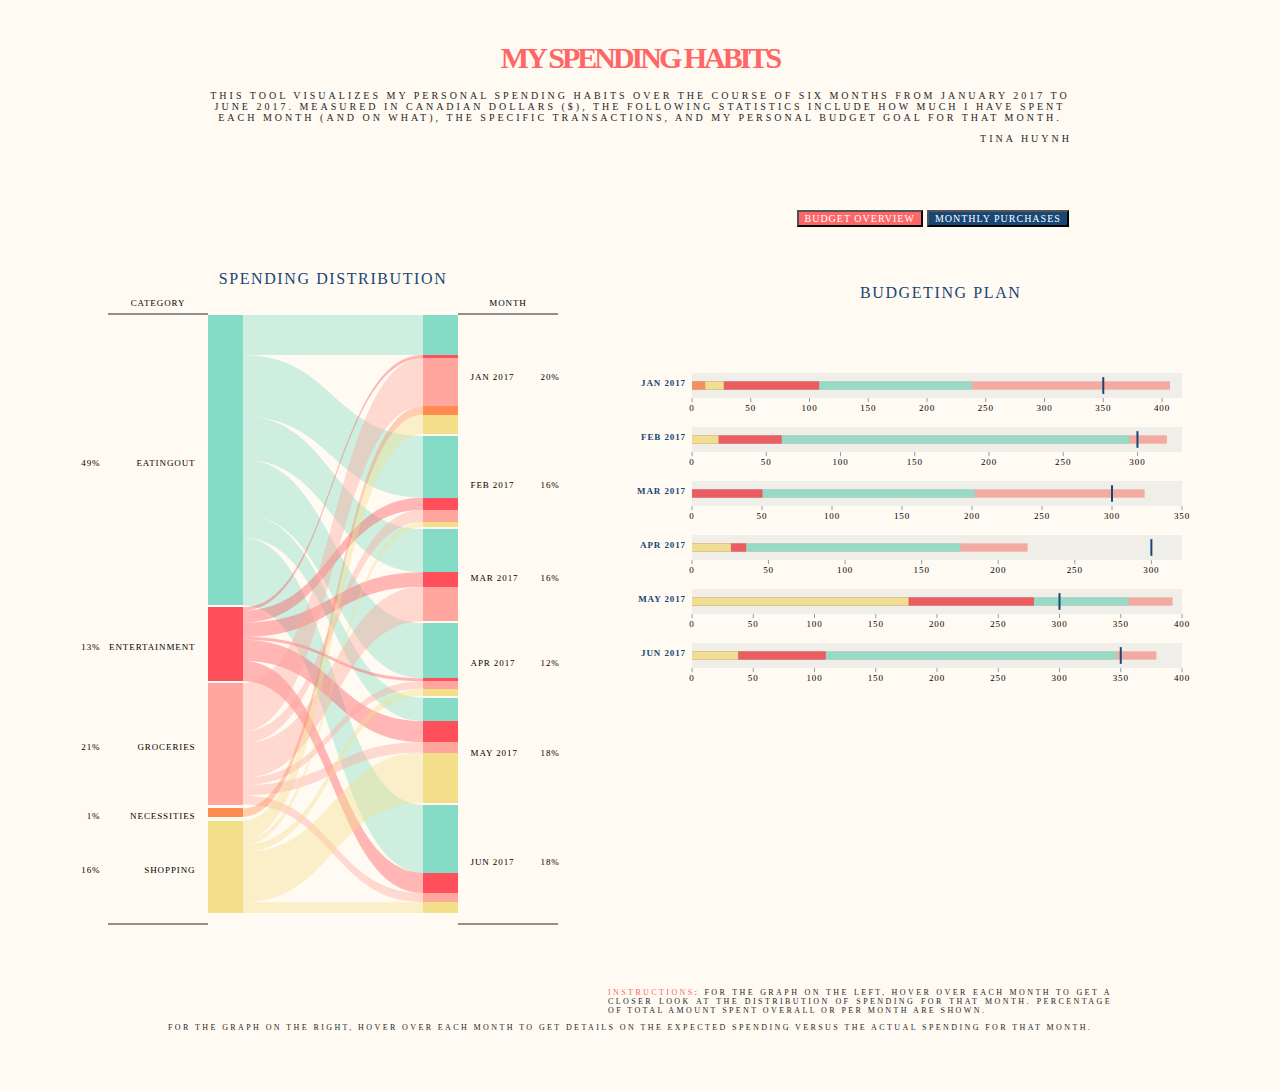
<file: index.html>
<!DOCTYPE html>

<!-- CPSC583 PROJECT 3
Tina Huynh
10131151
-->

<meta charset="utf-8">
<style>

h1{
font-family: Gill Sans, Verdana;
 font-size: 30px;
 line-height: 24px;
 text-transform: uppercase;
 letter-spacing: -3px;
 color: #ff6666;
}

h2{ 
 font-family: "Lucida Grande", Tahoma;
 font-size: 10px;
 font-weight: lighter;
 font-variant: normal;
 text-transform: uppercase;
 color: #262626;
 letter-spacing: 0.3em;
 padding-left: 20em;
 padding-right: 20em;
}

text{
 font-family: "Lucida Grande", Tahoma;
 font-size: 9px;
 font-weight: lighter;
 font-variant: normal;
 text-transform: uppercase;
 color: #262626;
 letter-spacing: 0.1em;
}
.mainBars rect{
  shape-rendering: auto;
  fill-opacity: 0;
  stroke-width: 0.5px;
  stroke: rgb(0, 0, 0);
  stroke-opacity: 0;
}
.subBars{
    shape-rendering:crispEdges;
}
.edges{
    stroke:none;
    fill-opacity:0.5;
}
.header{
    text-anchor:middle;
    font-size:16px;
}
line{
    stroke:#262626;
}
.node{
  cursor: pointer;
  fill: white;
  outline-color:black;
}

.node text {
font-family: "Lucida Grande", Tahoma;
 font-size: 9px;
 font-weight: lighter;
 font-variant: normal;
 text-transform: uppercase;
 fill: black;
 letter-spacing: 0.1em;
  pointer-events: none;
  text-anchor: middle;
}

line.link {
  fill: none;
  stroke: #262626;
  stroke-width: 0.5px;
}

ul li {
  display: inline-block;
}

#graph{
    float: right; position: relative; padding-right: 4em; margin-top: 2em;
}

button {
  right: 10px;
  top: 10px;
 font-family: "Lucida Grande", Tahoma;
 font-size: 10px;
 font-weight: lighter;
 font-variant: normal;
 text-transform: uppercase;
 color: white;
 background-color: #184675;
 letter-spacing: 0.1em;
}

.bullet { font: 10px sans-serif; }
.bullet .marker { stroke: #184675; stroke-width: 2px; }
.bullet .tick line { stroke: #184675; stroke-width: .5px; }
.bullet .range.s0 { fill: #efeee8; }
.bullet .range.s1 { fill: #d6fff2; }
.bullet .range.s2 { fill: ##ffa0a2; }
.bullet .range.s2 { fill: #ffc1a0; }
.bullet .range.s2 { fill: #fff3c1; }
.bullet .measure.s0 { fill: #f2aaa1; }
.bullet .measure.s1 { fill: #99dac7; }
.bullet .measure.s2 { fill: #eb5d60; }
.bullet .measure.s3 { fill: #efdf95; }
.bullet .measure.s4 { fill: #f0915e; }
.bullet .title { font-size: 9px; font-weight: bold; fill: #184675 }
.bullet .subtitle { fill: #999; }


#tooltip{
 font-family: "Lucida Grande", Tahoma;
 font-size: 12px;
 font-weight: lighter;
 font-variant: normal;
 text-transform: uppercase;
 color: #262626;
 letter-spacing: 0.1em;    
}

#tooltip2{
 font-family: "Lucida Grande", Tahoma;
 font-size: 12px;
 font-weight: lighter;
 font-variant: normal;
 text-transform: uppercase;
 color: white;
 letter-spacing: 0.1em;
 background-color: #184675;  
 opacity: 0.8;  
 text-align: center;
 border-radius: 1em;
 }
.blurb{
    visibility: visible;
}
.blurb2{
    visibility: hidden;
}

.legend{
  opacity: 1;
  transition: opacity 0.3s;
}

.legend text,
.axis text {
  font-size: 13px;
  fill: #333;
}

.axis path,
.axis line {
  fill: none;
  stroke-width:1px;
  stroke: #e7e7e7;
}

circle {
  stroke: #fff;
}

.bubble {
  opacity: 1;
  transition: opacity 0.3s;
}

.button2{
    background-color: #ff6666;
}

.bubble text {
  opacity: 0;
  pointer-events: none;
  font-size: 12px;
}

.bubble:hover text {
  opacity: 1;
}

.bubble:hover circle {
  fill-opacity: 1;
}

#nodegraph{
    display: none;
}
#bullet{
    display: inline-block;
}

</style>
<script src='https://cdnjs.cloudflare.com/ajax/libs/jquery/2.1.3/jquery.min.js'></script>

<body style="background-color: #fffaf2"><br/>
<h1 align="center"> MY SPENDING HABITS </h1>
<h2 align="center" style="margin-top: 10px;">This tool visualizes my personal spending habits over the course of six months from January 2017 to June 2017. Measured in Canadian dollars ($), the following statistics include how much I have spent each month (and on what), the specific transactions, and my personal budget goal for that month.</h2>
<h2 align="right" style="margin-top: 10px;">Tina Huynh</h2>
<div id="dates" align="right" style="margin-top: 4em; margin-right:12.7em; height: 60px" >
<ul>
  <li><Button id="m0916" class="button2">Budget Overview</Button></li>
  <li><Button id="m1016" class="button">Monthly Purchases</Button></li>
</ul></div>
<div id="nodegraph" class="graph" style="float:right; width: 500px; height: 40px;position: relative; margin-top: 0.6em; margin-right: 12em;"><text style="margin-left: 16em;margin-top: -2em; font-size: 16px; color: #184675">MONTHLY PURCHASES<br/><br/></text>
<div id="tooltip2" align="left" style="margin-left: 5em;width: 160px; height:40px"> </div></div></div>


<script src="js/d3v3.js?v=1"></script>
<script src="bullet.js?v=1"></script>
<script>

var margin = {top: 5, right: 40, bottom: 20, left: 120},
    width = 650 - margin.left - margin.right,
    height = 50 - margin.top - margin.bottom;

var chart = d3v3.bullet()
    .width(width)
    .height(height);

d3v3.json("bullet.json", function(error, data) {
  if (error) throw error;
var div = d3v3.select("#tooltip");
var hovered = false;
  var svg = d3v3.select("#bullet").selectAll("svg")
      .data(data)
    .enter().append("svg")
      .attr("class", "bullet")
      .attr("width", width + margin.left + margin.right)
      .attr("height", height + margin.top + margin.bottom).on("mouseover", function(d){
                div.transition()        
                .duration(200)      
                .style("opacity", .9)
         .style("left", (d3v3.pageX + 34) + "px")    //Set X  
         .style("top", (d3v3.pageY - 12) + "px");  //Set Y;      
            div.html(d.info + "<br/><br/>");
            hovered = true;   
        }).on("mouseout", function(d){
                div.transition()
                .duration(200)      
                .style("opacity", 0);
        })
    .append("g")
      .attr("transform", "translate(" + margin.left + "," + margin.top + ")")
      .call(chart);

  var title = svg.append("g")
      .style("text-anchor", "end")
      .attr("transform", "translate(-6," + height / 2 + ")");

  title.append("text")
      .attr("class", "title")
      .text(function(d) { return d.title; });

// button functions to determine which chart is drawn
  $('.button').on('click', function () {
            d3v3.select("#bullet").style("display", "none");
            d3v3.select("#nodegraph").style("display", "inline-block");

            $(".blurb").css('visibility','hidden');
            $(".blurb2").css('visibility','visible');

            document.getElementById("m0916").style.backgroundColor = '#184675';
            document.getElementById("m1016").style.backgroundColor = '#ff6666';
  });

    $('.button2').on('click', function () {
            d3v3.select("#bullet").style("display", "inline-block");
            d3v3.select("#nodegraph").style("display", "none");

            $(".blurb").css('visibility','visible');
            $(".blurb2").css('visibility','hidden');

            document.getElementById("m1016").style.backgroundColor = '#184675';
            document.getElementById("m0916").style.backgroundColor = '#ff6666';
  });      

});

function randomize(d) {
  if (!d.randomizer) d.randomizer = randomizer(d);
  d.ranges = d.ranges.map(d.randomizer);
  d.markers = d.markers.map(d.randomizer);
  d.measures = d.measures.map(d.randomizer);
  return d;
}

function randomizer(d) {
  var k = d3v3.max(d.ranges) * .2;
  return function(d) {
    return Math.max(0, d + k * (Math.random() - .5));
  };
}

var width2 = 600,
    height2 = 600,
    root,
    nodes,
    links,
    show_name=false;

var force = d3v3.layout.force()
    .linkDistance(80)
    .charge(-120)
    .gravity(.05)
    .size([width2, height2])
    .on("tick", tick);

var svg2 = d3v3.select("#nodegraph").append("svg")
    .attr("width", width2)
    .attr("height", height2);

var link = svg2.selectAll(".link"),
    node = svg2.selectAll(".node");

d3v3.json("demo.json", function(error, json) {
  root = json;  
  start();
});

function start(){
    nodes = flatten(root),
    links = d3v3.layout.tree().links(nodes);
    for(var i=0; i<nodes.length; i++){
        if(nodes[i].collapse){
            // console.log(nodes[i].name);
            toggle(nodes[i]);
        }
    }
    restart();
}

function restart(){
    nodes = flatten(root),
    links = d3v3.layout.tree().links(nodes);
    update();
}

function update() {
  // Restart the force layout.
  force
      .nodes(nodes)
      .links(links)
      .start();

  // Update links.
  link = link.data(links, function(d) { return d.target.id; });

  link.exit().remove();

  link.enter().insert("line", ".node")
      .attr("class", "link");

  // Update nodes.
  node = node.data(nodes, function(d) { return d.id; });

  node.exit().remove();

  var nodeEnter = node.enter().append("g")
      .attr("class", "node")
      .on("click", click)
      .call(force.drag);

  nodeEnter.append("circle")
      .attr("r", function(d) { return (Math.sqrt(d.size) + 7) || 4.5; })
      .append("svg:title")
      .text(function(d){return d._children ? "" : d.children ? "" : d.name;});

  nodeEnter.transition()
      .attr("r", function(d) { return d.children ? 4.5 : Math.sqrt(d.size) ; });
      
  nodeEnter.append("text")
      .attr("dy", ".35em")
      .text(function(d) { return d._children ? d.name : d.children ? d.name : ""; });
  

  var div2 = d3v3.select("#tooltip2");

  var back = "";

  node.select("circle")
      .style("fill", 
function color(d) {
    if(!d.color){ 
        return "#d7ffa8"; // terminal node
    }else if((d._children)){
        return "#9edbff"; // collapsed node
    }else{
        if(d.color==1){
            return "#ffc6cc"; // central node
        }else if(d.color==2){
            return "#91e0b1"; // first tier node
        }else if(d.color==3){
            return "#ffc6cc"; // SECOND tier node
        }else if(d.color==4){
            return "#f2aaa1"; // groceries
        }else if(d.color==5){
            return "#99dac7"; // eating out
        }else if(d.color==6){
            return "#eb5d60"; // entertainment
        }else if(d.color==7){
            return "#efdf95"; // shopping
        }else if(d.color==10){
            return "#f2aaa1"; // eating out
        }else if(d.color==11){
            return "#f0915e"; // entertainment
        }else if(d.color==12){
            return "#efdf95"; // shopping
        }else if(d.color==13){
            return "#99dac7"; // eating out
        }else if(d.color==14){
            return "#eb5d60"; // entertainment
        }else if(d.color==15){
            return "#ff7a94"; // shopping
        }else{
            return "#f0915e" // necessities
        }
    }
})
      .on("mouseover",function(d){

                div2.transition()        
                .duration(200)      
                .style("opacity", .8) 
                .style("background-color", function choose() {
if(!d.color){ 
        return "#d7ffa8"; // terminal node
    }else if(d._children){
        return "#9edbff"; // collapsed node
    }else{
        if(d.color==1){
            return "#ffc6cc"; // central node
        }else if(d.color==2){
            return "#91e0b1"; // first tier node
        }else if(d.color==3){
            return "#ffc6cc"; // SECOND tier node
        }else if(d.color==4){
            return "#f2aaa1"; // groceries
        }else if(d.color==5){
            return "#99dac7"; // eating out
        }else if(d.color==6){
            return "#eb5d60"; // entertainment
        }else if(d.color==7){
            return "#efdf95"; // shopping
        }else if(d.color==10){
            return "#f2aaa1"; // eating out
        }else if(d.color==11){
            return "#f0915e"; // entertainment
        }else if(d.color==12){
            return "#efdf95"; // shopping
        }else if(d.color==13){
            return "#99dac7"; // eating out
        }else if(d.color==14){
            return "#eb5d60"; // entertainment
        }else if(d.color==15){
            return "#ff7a94"; // shopping
        }else{
            return "#f0915e" // necessities
        }
    }
})
                .style("left", (d3v3.pageX) + "px")     
                .style("top", (d3v3.pageY - 28) + "px")        
            div2.html(d.name + "<br/>" + "$" + d3v3.format(".2f")(d.size) + "<br/>");

      });
}

function tick() {
  link.attr("x1", function(d) { return d.source.x; })
      .attr("y1", function(d) { return d.source.y; })
      .attr("x2", function(d) { return d.target.x; })
      .attr("y2", function(d) { return d.target.y; });

  node.attr("transform", function(d) { return "translate(" + d.x + "," + d.y + ")"; });
}

function toggle(d) {
  if (d.children) {
    d._children = d.children;
    d.children = null;
  } else {
    d.children = d._children;
    d._children = null;
  }
}

// Toggle children on click.
function click(d){
  if (d3v3.event.defaultPrevented) return; // ignore drag
  toggle(d);
  restart();
}

// Returns a list of all nodes under the root.
function flatten(root) {
  var nodes = [], i = 0;

  function recurse(node) {
    if (node.children) node.size = node.children.reduce(function(p, v) { return p + recurse(v); }, 0);
    if (!node.id) node.id = ++i;
    nodes.push(node);
    return node.size;
  }

  root.size = recurse(root);
  return nodes;
}

</script>

  <script src="js/d3.v4.js" charset="utf-8"></script>
<script src="js/visis.js"></script>
<div id="bullet" class="bullet2" style="float:right; width: 700px; height: 50px;position: relative; margin-top: 1em;"><text style="margin-left: 18em;margin-top: 2em; font-size: 16px; color: #184675">BUDGETING PLAN<br/><br/><br/></text>
<div id="tooltip" style="height:30px"> </div></div>
<div id="bar" class="bar2" style="float:left; position: relative; margin-top: -7.5em; margin-left: 0em;"></div>


<script  src="js/assn3.js?v=1"></script>
<h2 align="center" style="font-size: 8px; margin-top: 90em; text-align: justify"><b style="color:#ff6666">INSTRUCTIONS</b>: For the graph on the left, hover over each month to get a closer look at the distribution of spending for that month. Percentage of total amount spent overall or per month are shown.<br/><br/></h2><h2 class="blurb" align="center" style="font-size: 8px; margin-top: -1em; text-align: justify">For the graph on the right, hover over each month to get details on the expected spending versus the actual spending for that month.</h2><h2 class="blurb2" align="center" style="font-size: 8px; margin-top: -2em; text-align: justify">For the graph on the right, click nodes to expand or collapse details. Specific transactions for each month on the exact day can be viewed as well. Hover over nodes to see the amount of money spent in that time or where it was purchased. </h2><br/><br/>



</body>
</file>
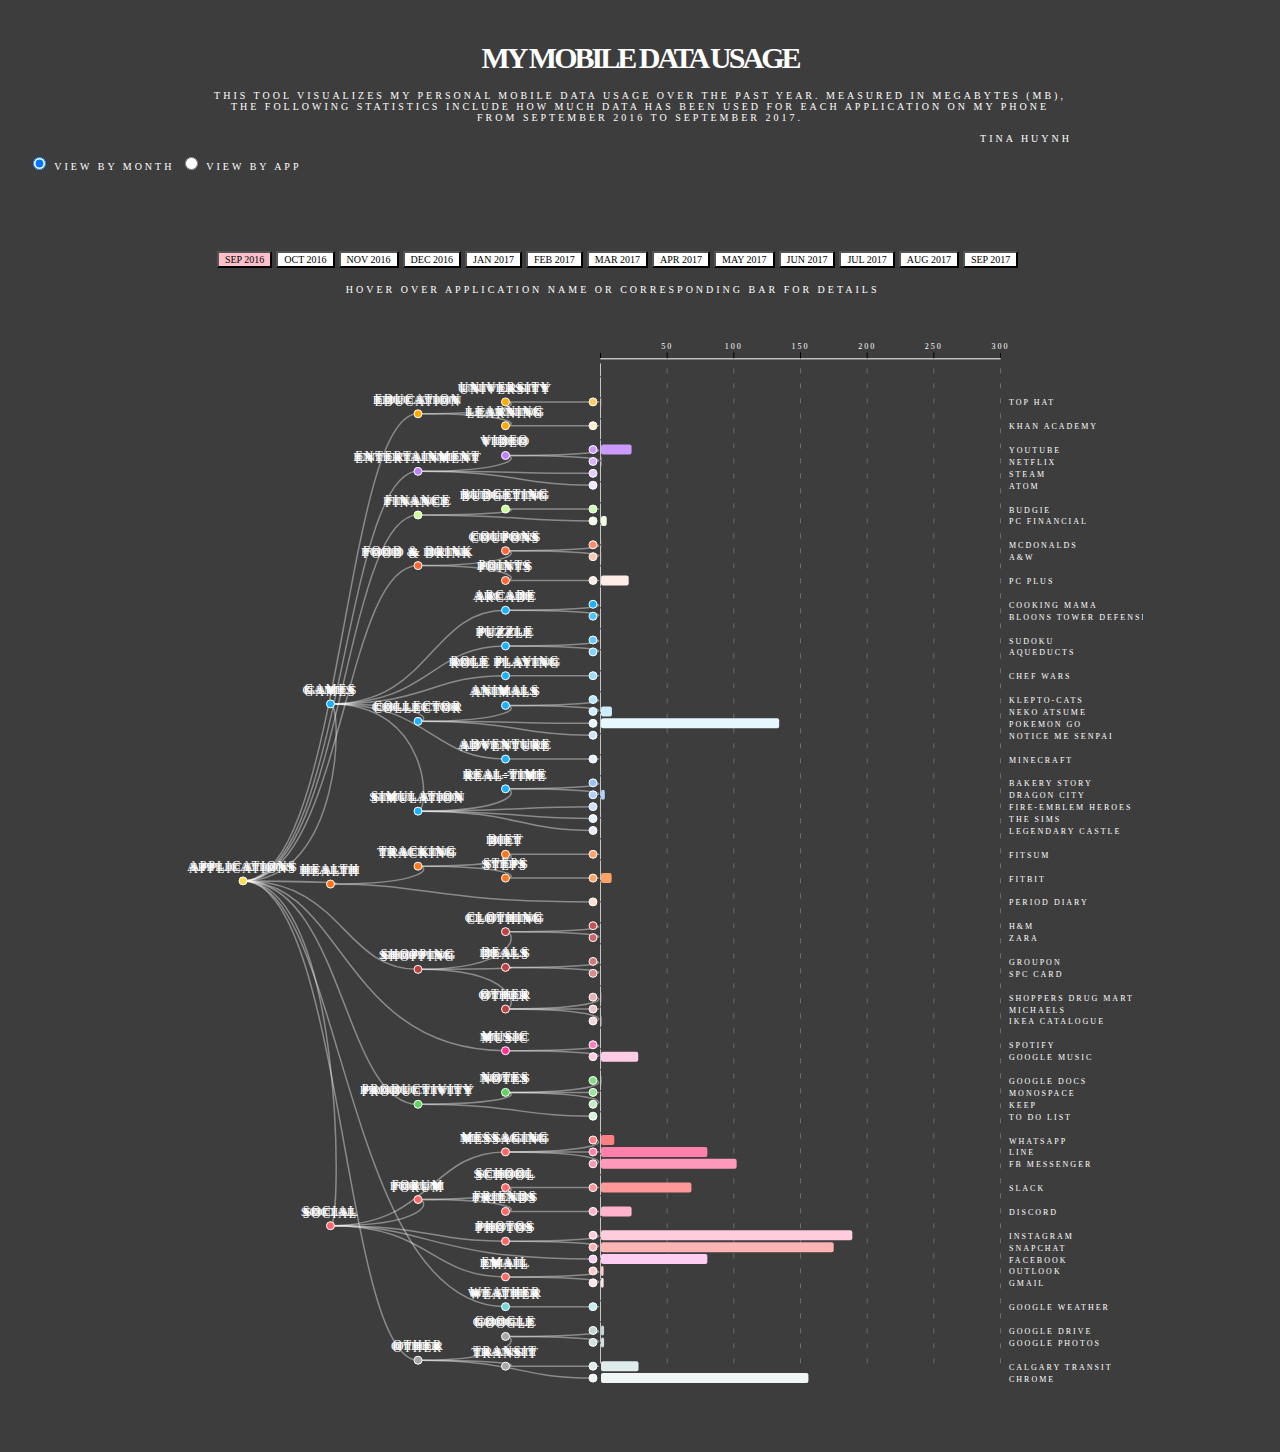
<file: mobiledata/index.html>
<!DOCTYPE html>

<!-- CPSC583 PROJECT 2
Tina Huynh
10131151
-->

<meta charset="utf-8">
<style>

h1{
font-family: Gill Sans, Verdana;
 font-size: 30px;
 line-height: 24px;
 text-transform: uppercase;
 letter-spacing: -3px;
 color: white;
}

h2{ 
 font-family: "Lucida Grande", Tahoma;
 font-size: 10px;
 font-weight: lighter;
 font-variant: normal;
 text-transform: uppercase;
 color: white;
 margin-top: 10px;
 letter-spacing: 0.3em;
 padding-left: 20em;
 padding-right: 20em;
}

    .link {
        fill: none;
        stroke: white;
        stroke-opacity: 0.9;
        stroke-width: 1px;
    }
    text {
    font-size: 8px;
      font-family: "Lucida Grande", Tahoma;
    font-weight: lighter;
    font-variant: normal;
    text-transform: uppercase;
    color: white;
    letter-spacing: 2px;
    }

    .xAxis .tick text{
        fill: white;
    }
    .grid .tick line{
        stroke: grey;
        stroke-dasharray: 5, 10;
        opacity: 0.7;
    }
    .grid path{
        stroke-width: 0;
    }

    .node circle {
        fill: #999;
    }
    .node--internal circle {
        fill: #555;
    }
    .node--internal text {
        font-size: 16px;
        text-shadow: 0 2px 0 #fff, 0 -2px 0 #fff, 2px 0 0 #fff, -2px 0 0 #fff;
    }
    .node--leaf text {
        fill: white;
    }
    .ballG text {
        fill: white;
    }

    .shadow {
        -webkit-filter: drop-shadow( -1.5px -1.5px 1.5px #000 );
        filter: drop-shadow( -1.5px -1.5px 1.5px #000 );
    }
    
    .tree{
        visibility: visible;
    }
    .cluster{
        visibility: visible;
    }
    .link {
        fill: none;
        stroke: #555;
        stroke-opacity: 0.4;
        stroke-width: 1.5px;
    }
    
    path { 
        stroke: white;
        stroke-width: 1;
        fill: none;
    }

    .axis path,
    .axis line {
        fill: none;
        stroke: grey;
        stroke-width: 1;
    }


.container {
  float: left;
}
.container2 {
  float: right;
}

#m0916 {
    background-color: pink;
    font-size: 10px;
}
#m1016 {
    background-color: white;
    font-size: 10px;
}
#m1116 {
    background-color: white;
    font-size: 10px;
}
#m1216 {
    background-color: white;
    font-size: 10px;
}
#m0117 {
    background-color: white;
    font-size: 10px;
}
#m0217 {
    background-color: white;
    font-size: 10px;
}
#m0217 {
    background-color: white;
    font-size: 10px;
}
#m0317 {
    background-color: white;
    font-size: 10px;
}
#m0417 {
    background-color: white;
    font-size: 10px;
}
#m0517 {
    background-color: white;
    font-size: 10px;
}
#m0617 {
    background-color: white;
    font-size: 10px;
}
#m0717 {
    background-color: white;
    font-size: 10px;
}
#m0817 {
    background-color: white;
    font-size: 10px;
}
#m0917 {
    background-color: white;
    font-size: 10px;
}

div.tooltip {   
    position: absolute;         
    text-align: center;         
    width: 60px;                    
    height: 28px;                   
    padding: 2px;               
    font: 12px sans-serif;      
    background: lightsteelblue; 
    border: 0px;        
    border-radius: 8px;         
    pointer-events: none;           
}

.overlay {
  fill: none;
  pointer-events: all;
}

.button, .button2, .button3, .button4, .button5, .button6, .button7, .button8, .button9, .button10, .button11, .button12, .button13{
    font-size: 8px;
            font-family: "Lucida Grande", Tahoma;
 font-weight: lighter;
 font-variant: normal;
 text-transform: uppercase;
 color: black;
        margin-top: 10px;
 text-align: center;
 background-color: white;
}

.buttonreset{
    font-size: 18px;
            font-family: "Lucida Grande", Tahoma;
 font-weight: lighter;
 font-variant: normal;
 text-transform: uppercase;
 color: black;
        margin-top: 10px;
 text-align: center;
 background-color: white;
 visibility: hidden;
}

ul li {
  display: inline-block;
}

.dates{
    visibility: visible;

}
.blurb{
    visibility: hidden;
}

.focus circle {
  fill: none;
  stroke: steelblue;
}
</style>

<body style="background-color: #3d3d3d"><br/>
<h1 align="center"> MY MOBILE DATA USAGE </h1>
<h2 align="center">This tool visualizes my personal mobile data usage over the past year. Measured in megabytes (MB), the following statistics include how much data has been used for each application on my phone from September 2016 to September 2017.</h2>
<h2 align="right">Tina Huynh</h2>
<script src="js/d3.v4.js"></script>
<script src='https://cdnjs.cloudflare.com/ajax/libs/jquery/2.1.3/jquery.min.js'></script>
<div align="left" style="margin-top: 0em">
<form>
<h2 style="padding-left: 2em">
    <label class="sort"><input type="radio" name="dataset" id="dataset" value="tree" checked> View by Month</label>
    <label class="sort"><input type="radio" name="dataset" id="dataset2" value="radialcluster"> View by App <script src="js/d3.v4.js"></script>
</label>
    </h4>
</form>
    </div>

<div align="center" class="blurb" style="margin-top: em;"><br/>
<h2 style="padding-left:23em;">Click an application name to see a timeline of mobile data usage for that app.<br/>
Multiple applications can be compared, simply just click the ones you want to see and unclick when you want it to disappear. Click the reset button to refresh the graph.</h2></div>  

<div class="dates" align="center" style="margin-left: -5.3em; margin-top: -1em">
<ul>
  <li><Button id="m0916" class="button">Sep 2016</Button></li>
  <li><Button id="m1016" class="button2">Oct 2016</Button></li>
  <li><Button id="m1116" class="button3">Nov 2016</Button></li>
  <li><Button id="m1216" class="button4">Dec 2016</Button></li>
  <li><Button id="m0117" class="button5">Jan 2017</Button></li>
  <li><Button id="m0217" class="button6">Feb 2017</Button></li>
  <li><Button id="m0317" class="button7">Mar 2017</Button></li>
  <li><Button id="m0417" class="button8">Apr 2017</Button></li>
  <li><Button id="m0517" class="button9">May 2017</Button></li>
  <li><Button id="m0617" class="button10">Jun 2017</Button></li>
  <li><Button id="m0717" class="button11">Jul 2017</Button></li>
  <li><Button id="m0817" class="button12">Aug 2017</Button></li>
  <li><Button id="m0917" class="button13">Sep 2017</Button></li>
</ul><div align="center">
<h2 style="padding-left:23em;">Hover over application name or corresponding bar for details</h2></div>
</div><br/><br/>  
    <svg width="1000" height="1100" id="tree"></svg>

 <div class="container" id="chart1">
<svg width="0" height="0" id="cluster"> <div class="container2" id="chart2" style="margin-right: 2em;">
    <svg width="0" height="0" id="line"></svg>
</div>   </svg><div align="left" style="margin-left: 4em;"><Button class="buttonreset">Reset</Button><br/><br/></div></div>   
 

  <script  src="js/assn2.js"></script>

</body>
</file>
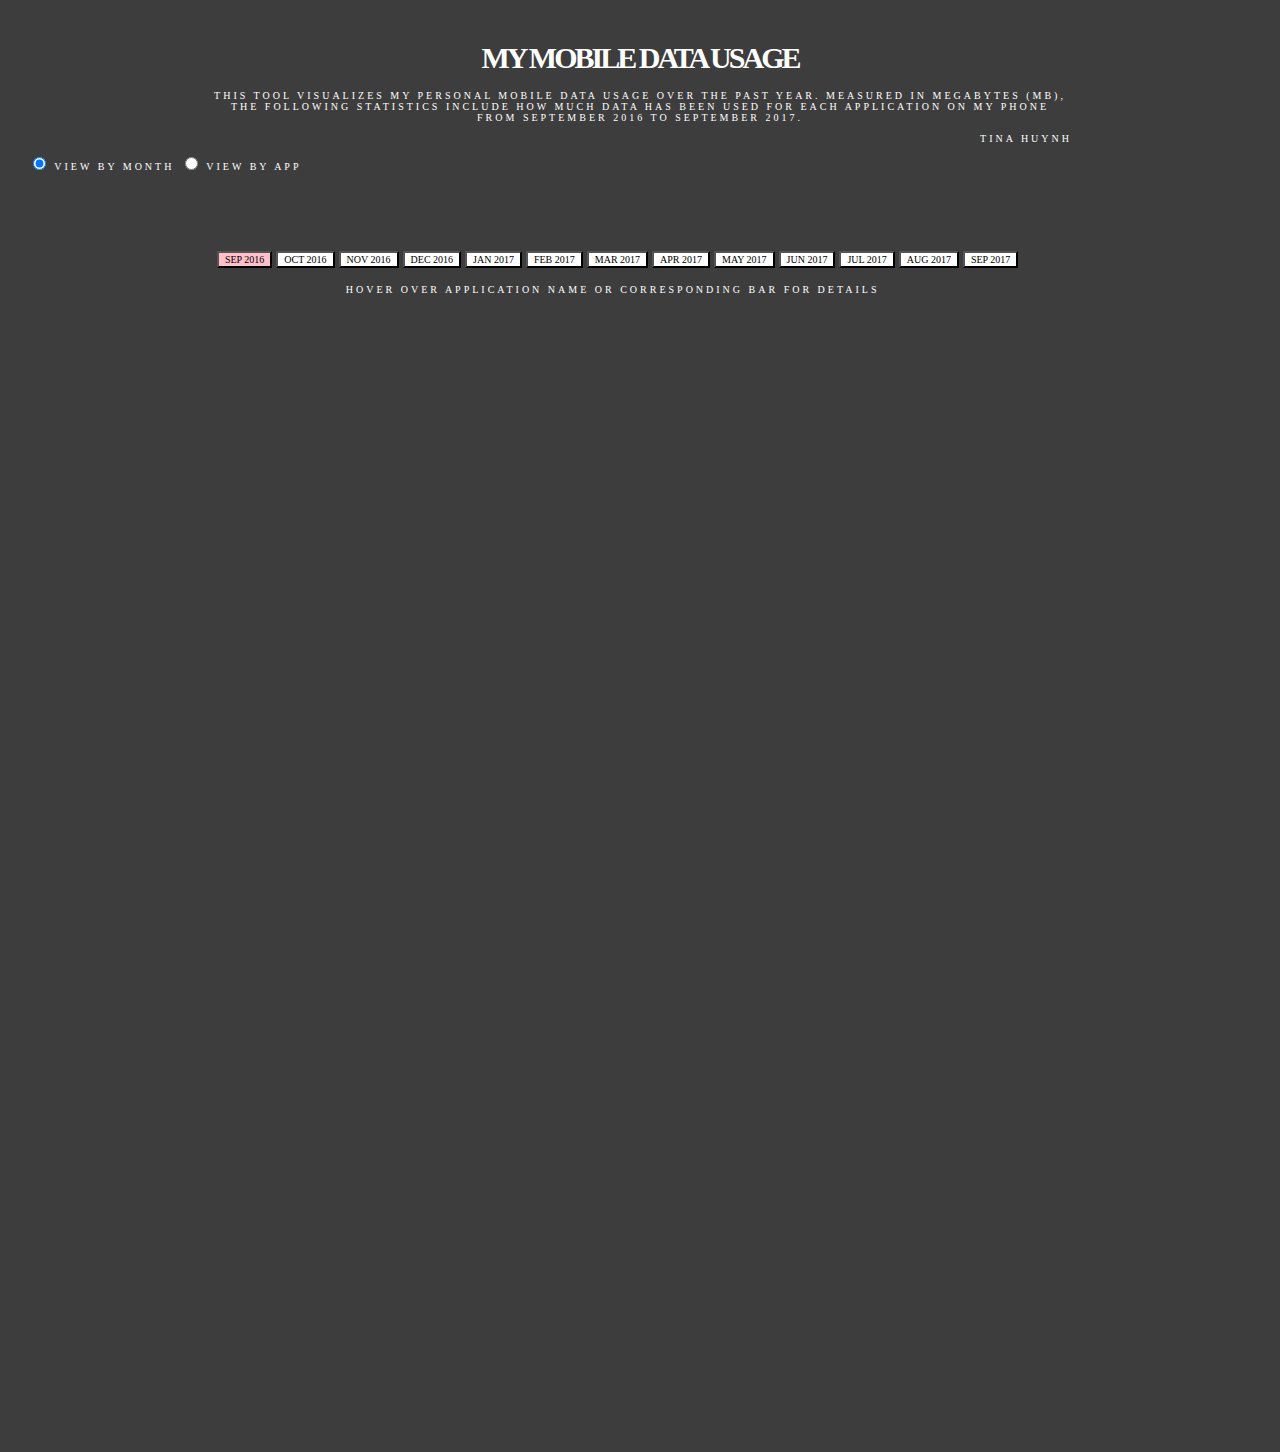
<file: baking.html>
<!DOCTYPE html>

<!-- CPSC583 PROJECT 3
Tina Huynh
10131151
-->

<meta charset="utf-8">
<style>

h1{
font-family: Gill Sans, Verdana;
 font-size: 30px;
 line-height: 24px;
 text-transform: uppercase;
 letter-spacing: -3px;
 color: white;
}

h2{ 
 font-family: "Lucida Grande", Tahoma;
 font-size: 10px;
 font-weight: lighter;
 font-variant: normal;
 text-transform: uppercase;
 color: white;
 margin-top: 10px;
 letter-spacing: 0.3em;
 padding-left: 20em;
 padding-right: 20em;
}

    .link {
        fill: none;
        stroke: white;
        stroke-opacity: 0.9;
        stroke-width: 1px;
    }
    text {
    font-size: 8px;
      font-family: "Lucida Grande", Tahoma;
    font-weight: lighter;
    font-variant: normal;
    text-transform: uppercase;
    color: white;
    letter-spacing: 2px;
    }

    .xAxis .tick text{
        fill: white;
    }
    .grid .tick line{
        stroke: grey;
        stroke-dasharray: 5, 10;
        opacity: 0.7;
    }
    .grid path{
        stroke-width: 0;
    }

    .node circle {
        fill: #999;
    }
    .node--internal circle {
        fill: #555;
    }
    .node--internal text {
        font-size: 16px;
        text-shadow: 0 2px 0 #fff, 0 -2px 0 #fff, 2px 0 0 #fff, -2px 0 0 #fff;
    }
    .node--leaf text {
        fill: white;
    }
    .ballG text {
        fill: white;
    }

    .shadow {
        -webkit-filter: drop-shadow( -1.5px -1.5px 1.5px #000 );
        filter: drop-shadow( -1.5px -1.5px 1.5px #000 );
    }
    
    .tree{
        visibility: visible;
    }
    .cluster{
        visibility: visible;
    }
    .link {
        fill: none;
        stroke: #555;
        stroke-opacity: 0.4;
        stroke-width: 1.5px;
    }
    
    path { 
        stroke: white;
        stroke-width: 1;
        fill: none;
    }

    .axis path,
    .axis line {
        fill: none;
        stroke: grey;
        stroke-width: 1;
    }


.container {
  float: left;
}
.container2 {
  float: right;
}

#m0916 {
    background-color: pink;
    font-size: 10px;
}
#m1016 {
    background-color: white;
    font-size: 10px;
}
#m1116 {
    background-color: white;
    font-size: 10px;
}
#m1216 {
    background-color: white;
    font-size: 10px;
}
#m0117 {
    background-color: white;
    font-size: 10px;
}
#m0217 {
    background-color: white;
    font-size: 10px;
}
#m0217 {
    background-color: white;
    font-size: 10px;
}
#m0317 {
    background-color: white;
    font-size: 10px;
}
#m0417 {
    background-color: white;
    font-size: 10px;
}
#m0517 {
    background-color: white;
    font-size: 10px;
}
#m0617 {
    background-color: white;
    font-size: 10px;
}
#m0717 {
    background-color: white;
    font-size: 10px;
}
#m0817 {
    background-color: white;
    font-size: 10px;
}
#m0917 {
    background-color: white;
    font-size: 10px;
}

div.tooltip {   
    position: absolute;         
    text-align: center;         
    width: 60px;                    
    height: 28px;                   
    padding: 2px;               
    font: 12px sans-serif;      
    background: lightsteelblue; 
    border: 0px;        
    border-radius: 8px;         
    pointer-events: none;           
}

.overlay {
  fill: none;
  pointer-events: all;
}

.button, .button2, .button3, .button4, .button5, .button6, .button7, .button8, .button9, .button10, .button11, .button12, .button13{
    font-size: 8px;
            font-family: "Lucida Grande", Tahoma;
 font-weight: lighter;
 font-variant: normal;
 text-transform: uppercase;
 color: black;
        margin-top: 10px;
 text-align: center;
 background-color: white;
}

.buttonreset{
    font-size: 18px;
            font-family: "Lucida Grande", Tahoma;
 font-weight: lighter;
 font-variant: normal;
 text-transform: uppercase;
 color: black;
        margin-top: 10px;
 text-align: center;
 background-color: white;
 visibility: hidden;
}

ul li {
  display: inline-block;
}

.dates{
    visibility: visible;

}
.blurb{
    visibility: hidden;
}

.focus circle {
  fill: none;
  stroke: steelblue;
}
</style>

<body style="background-color: #3d3d3d"><br/>
<h1 align="center"> MY MOBILE DATA USAGE </h1>
<h2 align="center">This tool visualizes my personal mobile data usage over the past year. Measured in megabytes (MB), the following statistics include how much data has been used for each application on my phone from September 2016 to September 2017.</h2>
<h2 align="right">Tina Huynh</h2>
<script src="js/d3.v4.js"></script>
  <script src="https://d3js.org/d3.v4.js" charset="utf-8"></script>
<script src='https://cdnjs.cloudflare.com/ajax/libs/jquery/2.1.3/jquery.min.js'></script>
<div align="left" style="margin-top: 0em">
<form>
<h2 style="padding-left: 2em">
    <label class="sort"><input type="radio" name="dataset" id="dataset" value="tree" checked> View by Month</label>
    <label class="sort"><input type="radio" name="dataset" id="dataset2" value="radialcluster"> View by App <script src="js/d3.v4.js"></script>
</label>
    </h4>
</form>
    </div>

<div align="center" class="blurb" style="margin-top: em;"><br/>
<h2 style="padding-left:23em;">Click an application name to see a timeline of mobile data usage for that app.<br/>
Multiple applications can be compared, simply just click the ones you want to see and unclick when you want it to disappear. Click the reset button to refresh the graph.</h2></div>  

<div class="dates" align="center" style="margin-left: -5.3em; margin-top: -1em">
<ul>
  <li><Button id="m0916" class="button">Sep 2016</Button></li>
  <li><Button id="m1016" class="button2">Oct 2016</Button></li>
  <li><Button id="m1116" class="button3">Nov 2016</Button></li>
  <li><Button id="m1216" class="button4">Dec 2016</Button></li>
  <li><Button id="m0117" class="button5">Jan 2017</Button></li>
  <li><Button id="m0217" class="button6">Feb 2017</Button></li>
  <li><Button id="m0317" class="button7">Mar 2017</Button></li>
  <li><Button id="m0417" class="button8">Apr 2017</Button></li>
  <li><Button id="m0517" class="button9">May 2017</Button></li>
  <li><Button id="m0617" class="button10">Jun 2017</Button></li>
  <li><Button id="m0717" class="button11">Jul 2017</Button></li>
  <li><Button id="m0817" class="button12">Aug 2017</Button></li>
  <li><Button id="m0917" class="button13">Sep 2017</Button></li>
</ul><div align="center">
<h2 style="padding-left:23em;">Hover over application name or corresponding bar for details</h2></div>
</div><br/><br/>  
    <svg width="1000" height="1100" id="tree"></svg>

 <div class="container" id="chart1">
<svg width="0" height="0" id="cluster"> <div class="container2" id="chart2" style="margin-right: 2em;">
    <svg width="0" height="0" id="line"></svg>
</div>   </svg><div align="left" style="margin-left: 4em;"><Button class="buttonreset">Reset</Button><br/><br/></div></div>   
 

  <script  src="js/assn3.js"></script>

</body>
</file>
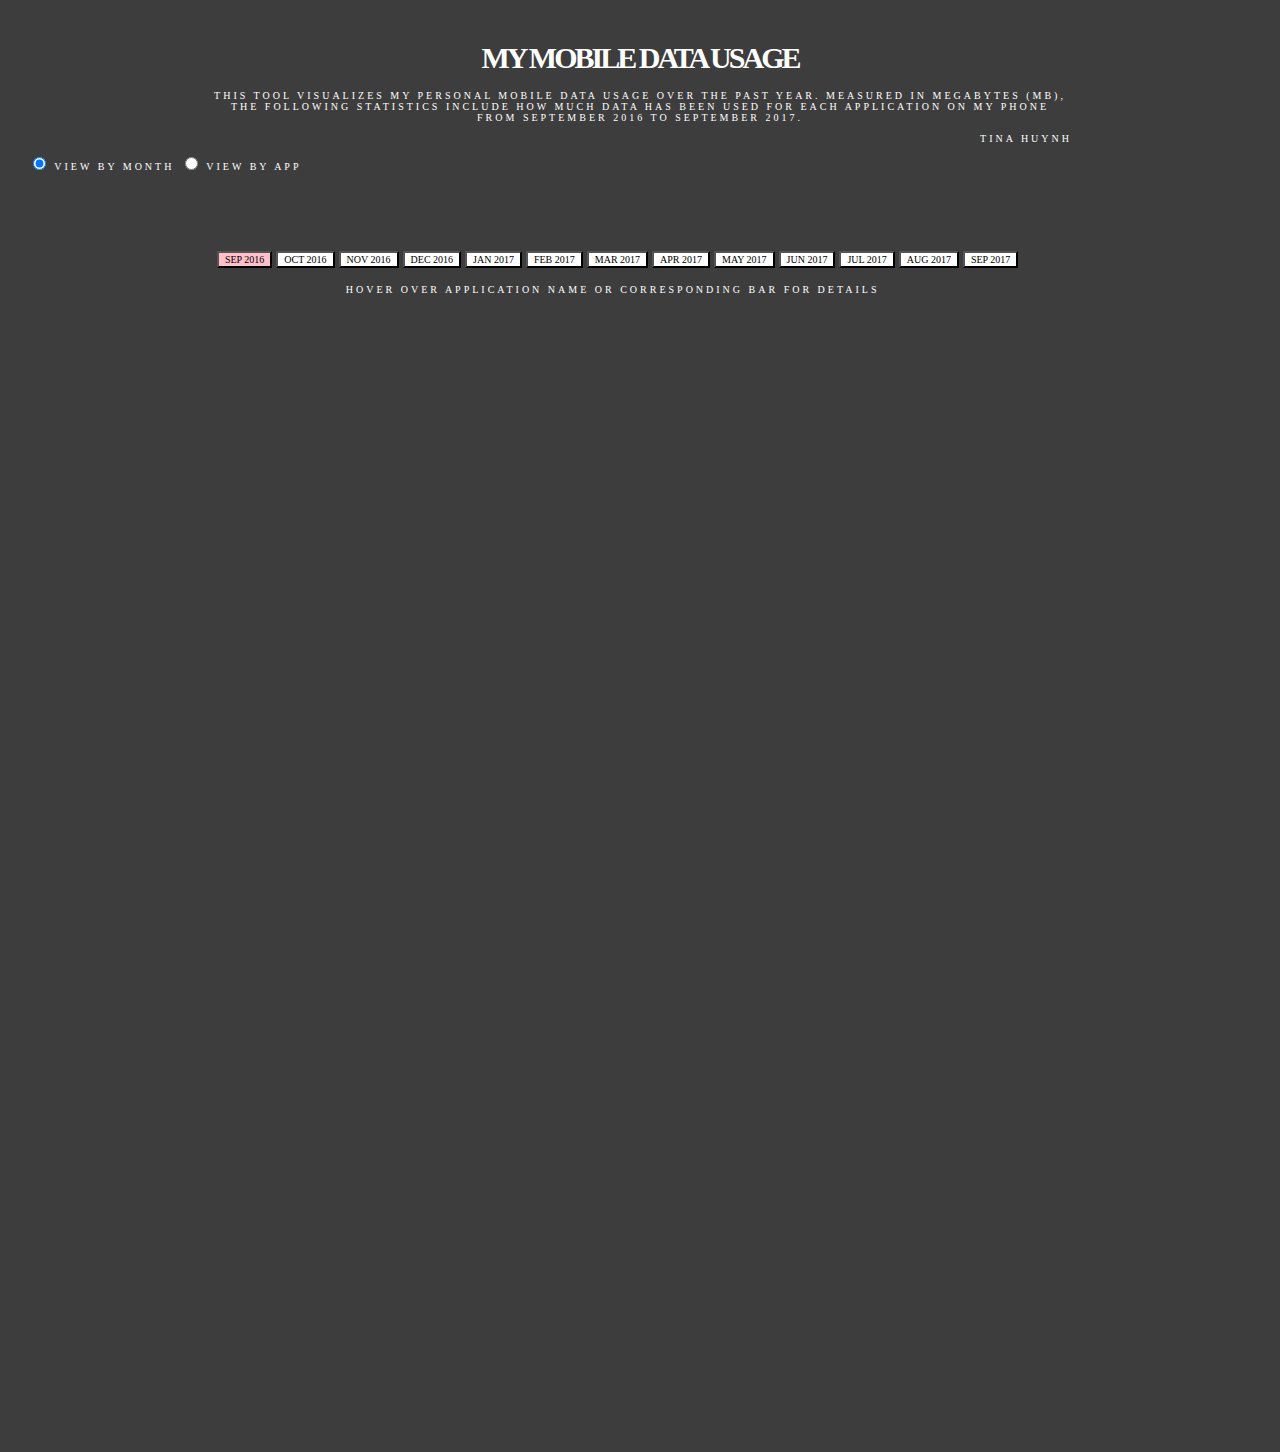
<file: cereal.html>
<!DOCTYPE html>

<!-- CPSC583 PROJECT 2
Tina Huynh
10131151
-->

<meta charset="utf-8">
<style>

h1{
font-family: Gill Sans, Verdana;
 font-size: 30px;
 line-height: 24px;
 text-transform: uppercase;
 letter-spacing: -3px;
 color: white;
}

h2{ 
 font-family: "Lucida Grande", Tahoma;
 font-size: 10px;
 font-weight: lighter;
 font-variant: normal;
 text-transform: uppercase;
 color: white;
 margin-top: 10px;
 letter-spacing: 0.3em;
 padding-left: 20em;
 padding-right: 20em;
}

    .link {
        fill: none;
        stroke: white;
        stroke-opacity: 0.9;
        stroke-width: 1px;
    }
    text {
    font-size: 8px;
      font-family: "Lucida Grande", Tahoma;
    font-weight: lighter;
    font-variant: normal;
    text-transform: uppercase;
    color: white;
    letter-spacing: 2px;
    }

    .xAxis .tick text{
        fill: white;
    }
    .grid .tick line{
        stroke: grey;
        stroke-dasharray: 5, 10;
        opacity: 0.7;
    }
    .grid path{
        stroke-width: 0;
    }

    .node circle {
        fill: #999;
    }
    .node--internal circle {
        fill: #555;
    }
    .node--internal text {
        font-size: 16px;
        text-shadow: 0 2px 0 #fff, 0 -2px 0 #fff, 2px 0 0 #fff, -2px 0 0 #fff;
    }
    .node--leaf text {
        fill: white;
    }
    .ballG text {
        fill: white;
    }

    .shadow {
        -webkit-filter: drop-shadow( -1.5px -1.5px 1.5px #000 );
        filter: drop-shadow( -1.5px -1.5px 1.5px #000 );
    }
    
    .tree{
        visibility: visible;
    }
    .cluster{
        visibility: visible;
    }
    .link {
        fill: none;
        stroke: #555;
        stroke-opacity: 0.4;
        stroke-width: 1.5px;
    }
    
    path { 
        stroke: white;
        stroke-width: 1;
        fill: none;
    }

    .axis path,
    .axis line {
        fill: none;
        stroke: grey;
        stroke-width: 1;
    }


.container {
  float: left;
}
.container2 {
  float: right;
}

#m0916 {
    background-color: pink;
    font-size: 10px;
}
#m1016 {
    background-color: white;
    font-size: 10px;
}
#m1116 {
    background-color: white;
    font-size: 10px;
}
#m1216 {
    background-color: white;
    font-size: 10px;
}
#m0117 {
    background-color: white;
    font-size: 10px;
}
#m0217 {
    background-color: white;
    font-size: 10px;
}
#m0217 {
    background-color: white;
    font-size: 10px;
}
#m0317 {
    background-color: white;
    font-size: 10px;
}
#m0417 {
    background-color: white;
    font-size: 10px;
}
#m0517 {
    background-color: white;
    font-size: 10px;
}
#m0617 {
    background-color: white;
    font-size: 10px;
}
#m0717 {
    background-color: white;
    font-size: 10px;
}
#m0817 {
    background-color: white;
    font-size: 10px;
}
#m0917 {
    background-color: white;
    font-size: 10px;
}

div.tooltip {   
    position: absolute;         
    text-align: center;         
    width: 60px;                    
    height: 28px;                   
    padding: 2px;               
    font: 12px sans-serif;      
    background: lightsteelblue; 
    border: 0px;        
    border-radius: 8px;         
    pointer-events: none;           
}

.overlay {
  fill: none;
  pointer-events: all;
}

.button, .button2, .button3, .button4, .button5, .button6, .button7, .button8, .button9, .button10, .button11, .button12, .button13{
    font-size: 8px;
            font-family: "Lucida Grande", Tahoma;
 font-weight: lighter;
 font-variant: normal;
 text-transform: uppercase;
 color: black;
        margin-top: 10px;
 text-align: center;
 background-color: white;
}

.buttonreset{
    font-size: 18px;
            font-family: "Lucida Grande", Tahoma;
 font-weight: lighter;
 font-variant: normal;
 text-transform: uppercase;
 color: black;
        margin-top: 10px;
 text-align: center;
 background-color: white;
 visibility: hidden;
}

ul li {
  display: inline-block;
}

.dates{
    visibility: visible;

}
.blurb{
    visibility: hidden;
}

.focus circle {
  fill: none;
  stroke: steelblue;
}
</style>

<body style="background-color: #3d3d3d"><br/>
<h1 align="center"> MY MOBILE DATA USAGE </h1>
<h2 align="center">This tool visualizes my personal mobile data usage over the past year. Measured in megabytes (MB), the following statistics include how much data has been used for each application on my phone from September 2016 to September 2017.</h2>
<h2 align="right">Tina Huynh</h2>
<script src="js/d3.v4.js"></script>
  <script src="https://d3js.org/d3.v4.js" charset="utf-8"></script>
<script src='https://cdnjs.cloudflare.com/ajax/libs/jquery/2.1.3/jquery.min.js'></script>
<div align="left" style="margin-top: 0em">
<form>
<h2 style="padding-left: 2em">
    <label class="sort"><input type="radio" name="dataset" id="dataset" value="tree" checked> View by Month</label>
    <label class="sort"><input type="radio" name="dataset" id="dataset2" value="radialcluster"> View by App <script src="js/d3.v4.js"></script>
</label>
    </h4>
</form>
    </div>

<div align="center" class="blurb" style="margin-top: em;"><br/>
<h2 style="padding-left:23em;">Click an application name to see a timeline of mobile data usage for that app.<br/>
Multiple applications can be compared, simply just click the ones you want to see and unclick when you want it to disappear. Click the reset button to refresh the graph.</h2></div>  

<div class="dates" align="center" style="margin-left: -5.3em; margin-top: -1em">
<ul>
  <li><Button id="m0916" class="button">Sep 2016</Button></li>
  <li><Button id="m1016" class="button2">Oct 2016</Button></li>
  <li><Button id="m1116" class="button3">Nov 2016</Button></li>
  <li><Button id="m1216" class="button4">Dec 2016</Button></li>
  <li><Button id="m0117" class="button5">Jan 2017</Button></li>
  <li><Button id="m0217" class="button6">Feb 2017</Button></li>
  <li><Button id="m0317" class="button7">Mar 2017</Button></li>
  <li><Button id="m0417" class="button8">Apr 2017</Button></li>
  <li><Button id="m0517" class="button9">May 2017</Button></li>
  <li><Button id="m0617" class="button10">Jun 2017</Button></li>
  <li><Button id="m0717" class="button11">Jul 2017</Button></li>
  <li><Button id="m0817" class="button12">Aug 2017</Button></li>
  <li><Button id="m0917" class="button13">Sep 2017</Button></li>
</ul><div align="center">
<h2 style="padding-left:23em;">Hover over application name or corresponding bar for details</h2></div>
</div><br/><br/>  
    <svg width="1000" height="1100" id="tree"></svg>

 <div class="container" id="chart1">
<svg width="0" height="0" id="cluster"> <div class="container2" id="chart2" style="margin-right: 2em;">
    <svg width="0" height="0" id="line"></svg>
</div>   </svg><div align="left" style="margin-left: 4em;"><Button class="buttonreset">Reset</Button><br/><br/></div></div>   
 

  <script  src="js/assn3.js"></script>

</body>
</file>
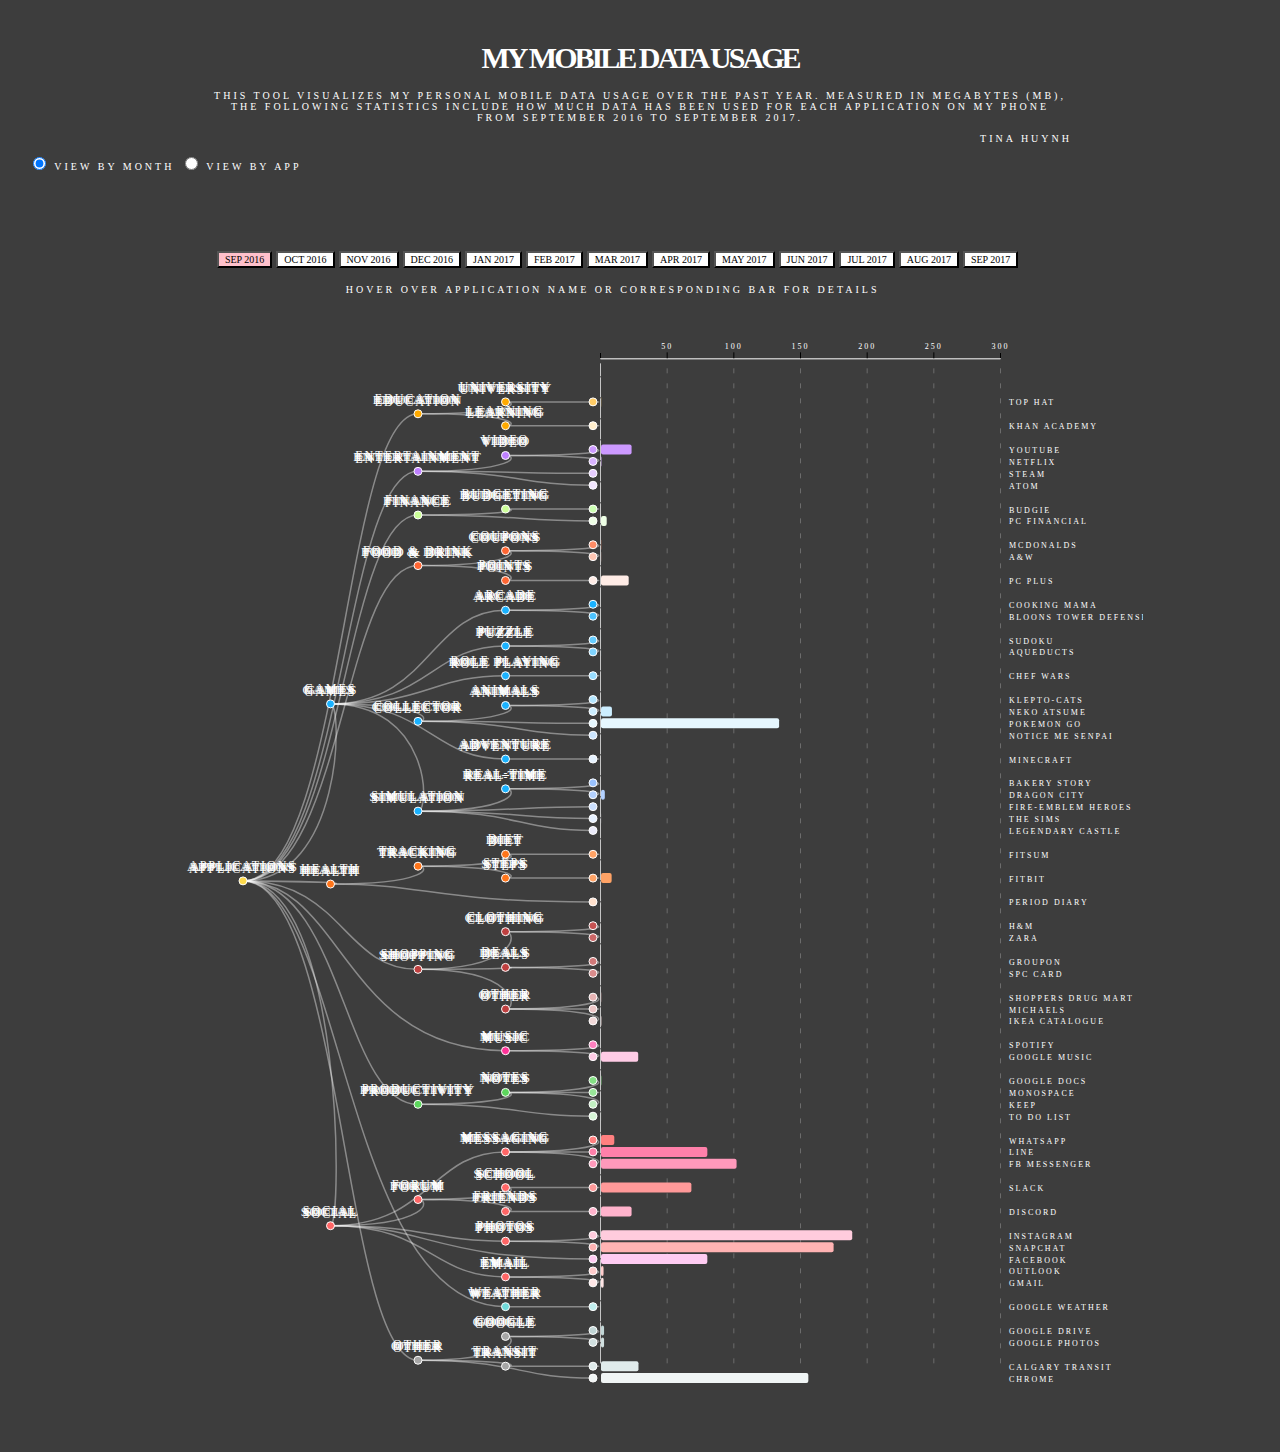
<file: mobiledata.html>
<!DOCTYPE html>

<!-- CPSC583 PROJECT 2
Tina Huynh
10131151
-->

<meta charset="utf-8">
<style>

h1{
font-family: Gill Sans, Verdana;
 font-size: 30px;
 line-height: 24px;
 text-transform: uppercase;
 letter-spacing: -3px;
 color: white;
}

h2{ 
 font-family: "Lucida Grande", Tahoma;
 font-size: 10px;
 font-weight: lighter;
 font-variant: normal;
 text-transform: uppercase;
 color: white;
 margin-top: 10px;
 letter-spacing: 0.3em;
 padding-left: 20em;
 padding-right: 20em;
}

    .link {
        fill: none;
        stroke: white;
        stroke-opacity: 0.9;
        stroke-width: 1px;
    }
    text {
    font-size: 8px;
      font-family: "Lucida Grande", Tahoma;
    font-weight: lighter;
    font-variant: normal;
    text-transform: uppercase;
    color: white;
    letter-spacing: 2px;
    }

    .xAxis .tick text{
        fill: white;
    }
    .grid .tick line{
        stroke: grey;
        stroke-dasharray: 5, 10;
        opacity: 0.7;
    }
    .grid path{
        stroke-width: 0;
    }

    .node circle {
        fill: #999;
    }
    .node--internal circle {
        fill: #555;
    }
    .node--internal text {
        font-size: 16px;
        text-shadow: 0 2px 0 #fff, 0 -2px 0 #fff, 2px 0 0 #fff, -2px 0 0 #fff;
    }
    .node--leaf text {
        fill: white;
    }
    .ballG text {
        fill: white;
    }

    .shadow {
        -webkit-filter: drop-shadow( -1.5px -1.5px 1.5px #000 );
        filter: drop-shadow( -1.5px -1.5px 1.5px #000 );
    }
    
    .tree{
        visibility: visible;
    }
    .cluster{
        visibility: visible;
    }
    .link {
        fill: none;
        stroke: #555;
        stroke-opacity: 0.4;
        stroke-width: 1.5px;
    }
    
    path { 
        stroke: white;
        stroke-width: 1;
        fill: none;
    }

    .axis path,
    .axis line {
        fill: none;
        stroke: grey;
        stroke-width: 1;
    }


.container {
  float: left;
}
.container2 {
  float: right;
}

#m0916 {
    background-color: pink;
    font-size: 10px;
}
#m1016 {
    background-color: white;
    font-size: 10px;
}
#m1116 {
    background-color: white;
    font-size: 10px;
}
#m1216 {
    background-color: white;
    font-size: 10px;
}
#m0117 {
    background-color: white;
    font-size: 10px;
}
#m0217 {
    background-color: white;
    font-size: 10px;
}
#m0217 {
    background-color: white;
    font-size: 10px;
}
#m0317 {
    background-color: white;
    font-size: 10px;
}
#m0417 {
    background-color: white;
    font-size: 10px;
}
#m0517 {
    background-color: white;
    font-size: 10px;
}
#m0617 {
    background-color: white;
    font-size: 10px;
}
#m0717 {
    background-color: white;
    font-size: 10px;
}
#m0817 {
    background-color: white;
    font-size: 10px;
}
#m0917 {
    background-color: white;
    font-size: 10px;
}

div.tooltip {   
    position: absolute;         
    text-align: center;         
    width: 60px;                    
    height: 28px;                   
    padding: 2px;               
    font: 12px sans-serif;      
    background: lightsteelblue; 
    border: 0px;        
    border-radius: 8px;         
    pointer-events: none;           
}

.overlay {
  fill: none;
  pointer-events: all;
}

.button, .button2, .button3, .button4, .button5, .button6, .button7, .button8, .button9, .button10, .button11, .button12, .button13{
    font-size: 8px;
            font-family: "Lucida Grande", Tahoma;
 font-weight: lighter;
 font-variant: normal;
 text-transform: uppercase;
 color: black;
        margin-top: 10px;
 text-align: center;
 background-color: white;
}

.buttonreset{
    font-size: 18px;
            font-family: "Lucida Grande", Tahoma;
 font-weight: lighter;
 font-variant: normal;
 text-transform: uppercase;
 color: black;
        margin-top: 10px;
 text-align: center;
 background-color: white;
 visibility: hidden;
}

ul li {
  display: inline-block;
}

.dates{
    visibility: visible;

}
.blurb{
    visibility: hidden;
}

.focus circle {
  fill: none;
  stroke: steelblue;
}
</style>

<body style="background-color: #3d3d3d"><br/>
<h1 align="center"> MY MOBILE DATA USAGE </h1>
<h2 align="center">This tool visualizes my personal mobile data usage over the past year. Measured in megabytes (MB), the following statistics include how much data has been used for each application on my phone from September 2016 to September 2017.</h2>
<h2 align="right">Tina Huynh</h2>
<script src="js/d3.v4.js"></script>
  <script src="https://d3js.org/d3.v4.js" charset="utf-8"></script>
<script src='https://cdnjs.cloudflare.com/ajax/libs/jquery/2.1.3/jquery.min.js'></script>
<div align="left" style="margin-top: 0em">
<form>
<h2 style="padding-left: 2em">
    <label class="sort"><input type="radio" name="dataset" id="dataset" value="tree" checked> View by Month</label>
    <label class="sort"><input type="radio" name="dataset" id="dataset2" value="radialcluster"> View by App <script src="js/d3.v4.js"></script>
</label>
    </h4>
</form>
    </div>

<div align="center" class="blurb" style="margin-top: em;"><br/>
<h2 style="padding-left:23em;">Click an application name to see a timeline of mobile data usage for that app.<br/>
Multiple applications can be compared, simply just click the ones you want to see and unclick when you want it to disappear. Click the reset button to refresh the graph.</h2></div>  

<div class="dates" align="center" style="margin-left: -5.3em; margin-top: -1em">
<ul>
  <li><Button id="m0916" class="button">Sep 2016</Button></li>
  <li><Button id="m1016" class="button2">Oct 2016</Button></li>
  <li><Button id="m1116" class="button3">Nov 2016</Button></li>
  <li><Button id="m1216" class="button4">Dec 2016</Button></li>
  <li><Button id="m0117" class="button5">Jan 2017</Button></li>
  <li><Button id="m0217" class="button6">Feb 2017</Button></li>
  <li><Button id="m0317" class="button7">Mar 2017</Button></li>
  <li><Button id="m0417" class="button8">Apr 2017</Button></li>
  <li><Button id="m0517" class="button9">May 2017</Button></li>
  <li><Button id="m0617" class="button10">Jun 2017</Button></li>
  <li><Button id="m0717" class="button11">Jul 2017</Button></li>
  <li><Button id="m0817" class="button12">Aug 2017</Button></li>
  <li><Button id="m0917" class="button13">Sep 2017</Button></li>
</ul><div align="center">
<h2 style="padding-left:23em;">Hover over application name or corresponding bar for details</h2></div>
</div><br/><br/>  
    <svg width="1000" height="1100" id="tree"></svg>

 <div class="container" id="chart1">
<svg width="0" height="0" id="cluster"> <div class="container2" id="chart2" style="margin-right: 2em;">
    <svg width="0" height="0" id="line"></svg>
</div>   </svg><div align="left" style="margin-left: 4em;"><Button class="buttonreset">Reset</Button><br/><br/></div></div>   
 

  <script  src="js/assn2.js"></script>

</body>
</file>
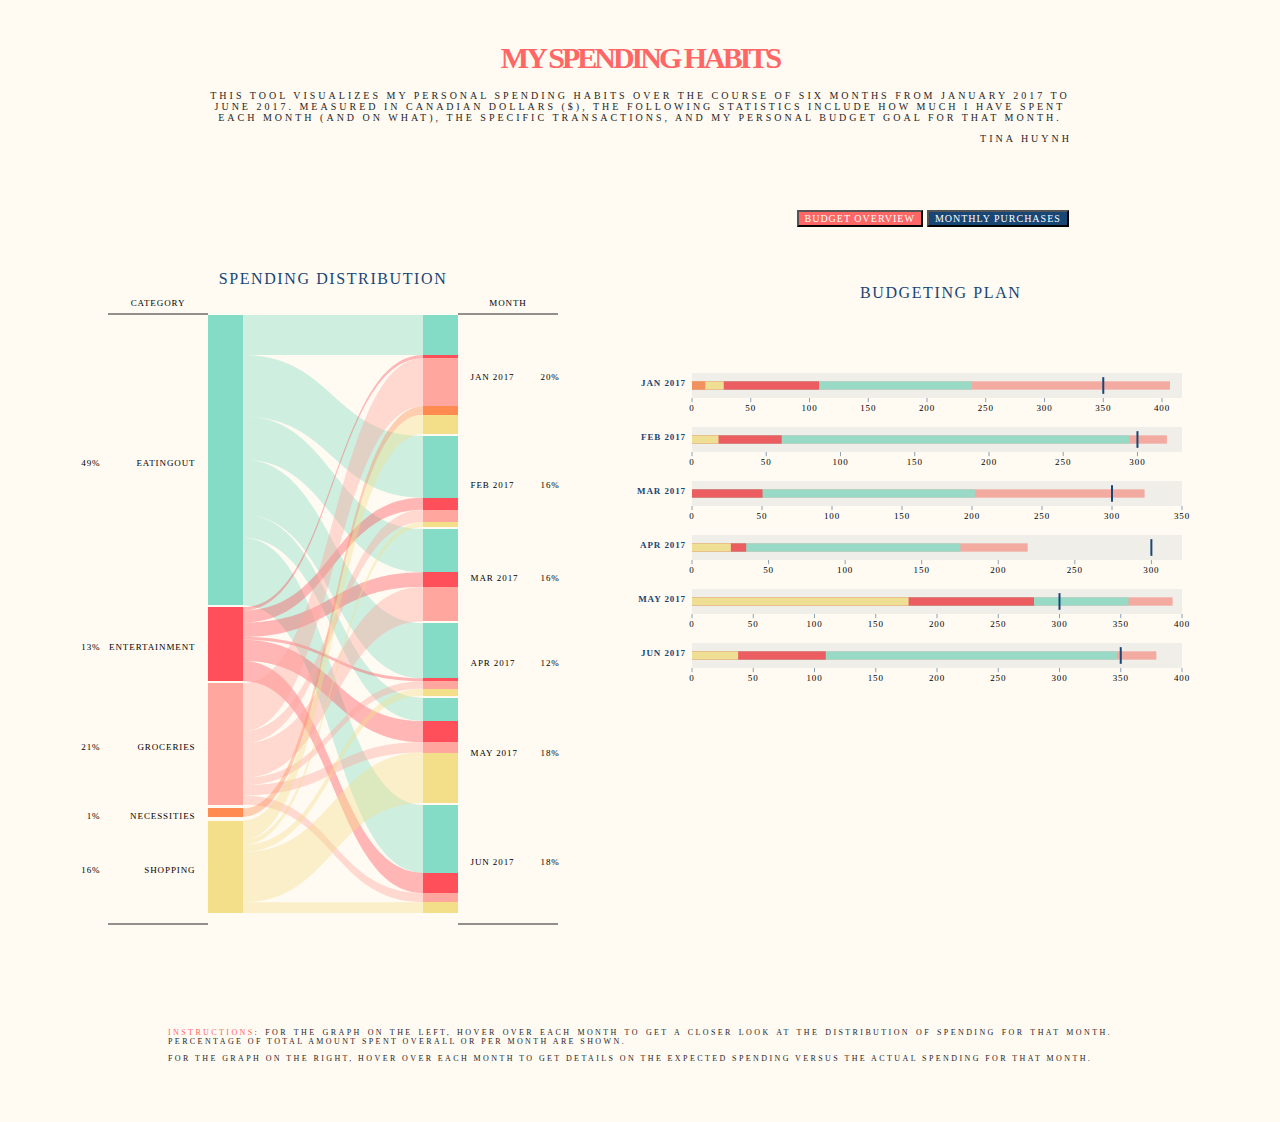
<file: spending.html>
<!DOCTYPE html>

<!-- CPSC583 PROJECT 3
Tina Huynh
10131151
-->

<meta charset="utf-8">
<style>

h1{
font-family: Gill Sans, Verdana;
 font-size: 30px;
 line-height: 24px;
 text-transform: uppercase;
 letter-spacing: -3px;
 color: #ff6666;
}

h2{ 
 font-family: "Lucida Grande", Tahoma;
 font-size: 10px;
 font-weight: lighter;
 font-variant: normal;
 text-transform: uppercase;
 color: #262626;
 letter-spacing: 0.3em;
 padding-left: 20em;
 padding-right: 20em;
}

text{
 font-family: "Lucida Grande", Tahoma;
 font-size: 9px;
 font-weight: lighter;
 font-variant: normal;
 text-transform: uppercase;
 color: #262626;
 letter-spacing: 0.1em;
}
.mainBars rect{
  shape-rendering: auto;
  fill-opacity: 0;
  stroke-width: 0.5px;
  stroke: rgb(0, 0, 0);
  stroke-opacity: 0;
}
.subBars{
    shape-rendering:crispEdges;
}
.edges{
    stroke:none;
    fill-opacity:0.5;
}
.header{
    text-anchor:middle;
    font-size:16px;
}
line{
    stroke:#262626;
}
.node{
  cursor: pointer;
  fill: white;
  outline-color:black;
}

.node text {
font-family: "Lucida Grande", Tahoma;
 font-size: 9px;
 font-weight: lighter;
 font-variant: normal;
 text-transform: uppercase;
 fill: black;
 letter-spacing: 0.1em;
  pointer-events: none;
  text-anchor: middle;
}

line.link {
  fill: none;
  stroke: #262626;
  stroke-width: 0.5px;
}

ul li {
  display: inline-block;
}

#graph{
    float: right; position: relative; padding-right: 4em; margin-top: 2em;
}

button {
  right: 10px;
  top: 10px;
 font-family: "Lucida Grande", Tahoma;
 font-size: 10px;
 font-weight: lighter;
 font-variant: normal;
 text-transform: uppercase;
 color: white;
 background-color: #184675;
 letter-spacing: 0.1em;
}

.bullet { font: 10px sans-serif; }
.bullet .marker { stroke: #184675; stroke-width: 2px; }
.bullet .tick line { stroke: #184675; stroke-width: .5px; }
.bullet .range.s0 { fill: #efeee8; }
.bullet .range.s1 { fill: #d6fff2; }
.bullet .range.s2 { fill: ##ffa0a2; }
.bullet .range.s2 { fill: #ffc1a0; }
.bullet .range.s2 { fill: #fff3c1; }
.bullet .measure.s0 { fill: #f2aaa1; }
.bullet .measure.s1 { fill: #99dac7; }
.bullet .measure.s2 { fill: #eb5d60; }
.bullet .measure.s3 { fill: #efdf95; }
.bullet .measure.s4 { fill: #f0915e; }
.bullet .title { font-size: 9px; font-weight: bold; fill: #184675 }
.bullet .subtitle { fill: #999; }

#tooltip{
 font-family: "Lucida Grande", Tahoma;
 font-size: 12px;
 font-weight: lighter;
 font-variant: normal;
 text-transform: uppercase;
 color: #262626;
 letter-spacing: 0.1em;    
}

#tooltip2{
 font-family: "Lucida Grande", Tahoma;
 font-size: 12px;
 font-weight: lighter;
 font-variant: normal;
 text-transform: uppercase;
 color: white;
 letter-spacing: 0.1em;
 background-color: #184675;  
 opacity: 0.8;  
 text-align: center;
 border-radius: 1em;
 }
.blurb{
    visibility: visible;
}
.blurb2{
    visibility: hidden;
}

.legend{
  opacity: 1;
  transition: opacity 0.3s;
}

.legend text,
.axis text {
  font-size: 13px;
  fill: #333;
}

.axis path,
.axis line {
  fill: none;
  stroke-width:1px;
  stroke: #e7e7e7;
}

circle {
  stroke: #fff;
}

.bubble {
  opacity: 1;
  transition: opacity 0.3s;
}

.button2{
    background-color: #ff6666;
}

.bubble text {
  opacity: 0;
  pointer-events: none;
  font-size: 12px;
}

.bubble:hover text {
  opacity: 1;
}

.bubble:hover circle {
  fill-opacity: 1;
}

#nodegraph{
    display: none;
}
#bullet{
    display: inline-block;
}

</style>
<script src='https://cdnjs.cloudflare.com/ajax/libs/jquery/2.1.3/jquery.min.js'></script>

<body style="background-color: #fffaf2"><br/>
<h1 align="center"> MY SPENDING HABITS </h1>
<h2 align="center" style="margin-top: 10px;">This tool visualizes my personal spending habits over the course of six months from January 2017 to June 2017. Measured in Canadian dollars ($), the following statistics include how much I have spent each month (and on what), the specific transactions, and my personal budget goal for that month.</h2>
<h2 align="right" style="margin-top: 10px;">Tina Huynh</h2>
<div id="dates" align="right" style="margin-top: 4em; margin-right:12.7em; height: 60px" >
<ul>
  <li><Button id="m0916" class="button2">Budget Overview</Button></li>
  <li><Button id="m1016" class="button">Monthly Purchases</Button></li>
</ul></div>
<div id="nodegraph" class="graph" style="float:right; width: 500px; height: 40px;position: relative; margin-top: 0.6em; margin-right: 12em;"><text style="margin-left: 16em;margin-top: -2em; font-size: 16px; color: #184675">MONTHLY PURCHASES<br/><br/></text>
<div id="tooltip2" align="left" style="margin-left: 5em;width: 160px; height:40px"> </div></div></div>


<script src="js/d3v3.js?v=1"></script>
<script src="bullet.js?v=1"></script>
<script>

var margin = {top: 5, right: 40, bottom: 20, left: 120},
    width = 650 - margin.left - margin.right,
    height = 50 - margin.top - margin.bottom;

var chart = d3v3.bullet()
    .width(width)
    .height(height);

d3v3.json("bullet.json", function(error, data) {
  if (error) throw error;
var div = d3v3.select("#tooltip");
var hovered = false;
  var svg = d3v3.select("#bullet").selectAll("svg")
      .data(data)
      .enter().append("svg")
      .attr("class", "bullet")
      .attr("width", width + margin.left + margin.right)
      .attr("height", height + margin.top + margin.bottom).on("mouseover", function(d){
                div.transition()        
                .duration(200)      
                .style("opacity", .9)
         .style("left", (d3v3.pageX + 34) + "px")    //Set X  
         .style("top", (d3v3.pageY - 12) + "px");  //Set Y;      
            div.html(d.info + "<br/><br/>");
            hovered = true;   
        }).on("mouseout", function(d){
                div.transition()
                .duration(200)      
                .style("opacity", 0);
        })
    .append("g")
      .attr("transform", "translate(" + margin.left + "," + margin.top + ")")
      .call(chart);

  var title = svg.append("g")
      .style("text-anchor", "end")
      .attr("transform", "translate(-6," + height / 2 + ")");

  title.append("text")
      .attr("class", "title")
      .text(function(d) { return d.title; });

// button functions to determine which chart is drawn
  $('.button').on('click', function () {
            d3v3.select("#bullet").style("display", "none");
            d3v3.select("#nodegraph").style("display", "inline-block");

            $(".blurb").css('visibility','hidden');
            $(".blurb2").css('visibility','visible');

            document.getElementById("m0916").style.backgroundColor = '#184675';
            document.getElementById("m1016").style.backgroundColor = '#ff6666';
  });

    $('.button2').on('click', function () {
            d3v3.select("#bullet").style("display", "inline-block");
            d3v3.select("#nodegraph").style("display", "none");

            $(".blurb").css('visibility','visible');
            $(".blurb2").css('visibility','hidden');

            document.getElementById("m1016").style.backgroundColor = '#184675';
            document.getElementById("m0916").style.backgroundColor = '#ff6666';
  });      

});

var width2 = 600,
    height2 = 600,
    root,
    nodes,
    links,
    show_name=false;

var force = d3v3.layout.force()
    .linkDistance(80)
    .charge(-120)
    .gravity(.05)
    .size([width2, height2])
    .on("tick", tick);

var svg2 = d3v3.select("#nodegraph").append("svg")
    .attr("width", width2)
    .attr("height", height2);

var link = svg2.selectAll(".link"),
    node = svg2.selectAll(".node");

d3v3.json("data.json", function(error, json) {
  root = json;  
  start();
});

function start(){
    nodes = flatten(root),
    links = d3v3.layout.tree().links(nodes);
    for(var i=0; i<nodes.length; i++){
        if(nodes[i].collapse){
            // console.log(nodes[i].name);
            toggle(nodes[i]);
        }
    }
    restart();
}

function restart(){
    nodes = flatten(root),
    links = d3v3.layout.tree().links(nodes);
    update();
}

function update() {
  // Restart the force layout.
  force
      .nodes(nodes)
      .links(links)
      .start();

  // Update links.
  link = link.data(links, function(d) { return d.target.id; });

  link.exit().remove();

  link.enter().insert("line", ".node")
      .attr("class", "link");

  // Update nodes.
  node = node.data(nodes, function(d) { return d.id; });

  node.exit().remove();

  var nodeEnter = node.enter().append("g")
      .attr("class", "node")
      .on("click", click)
      .call(force.drag);

  nodeEnter.append("circle")
      .attr("r", function(d) { return (Math.sqrt(d.size) + 7) || 4.5; })
      .append("svg:title")
      .text(function(d){return d._children ? "" : d.children ? "" : d.name;});

  nodeEnter.transition()
      .attr("r", function(d) { return d.children ? 4.5 : Math.sqrt(d.size) ; });
      
  nodeEnter.append("text")
      .attr("dy", ".35em")
      .text(function(d) { return d._children ? d.name : d.children ? d.name : ""; });
  

  var div2 = d3v3.select("#tooltip2");

  var back = "";

  node.select("circle")
      .style("fill", 
function color(d) {
    if(!d.color){ 
        return "#d7ffa8"; // terminal node
    }else if((d._children)){
        return "#9edbff"; // collapsed node
    }else{
        if(d.color==1){
            return "#ffc6cc"; // central node
        }else if(d.color==2){
            return "#91e0b1"; // first tier node
        }else if(d.color==3){
            return "#ffc6cc"; // SECOND tier node
        }else if(d.color==4){
            return "#f2aaa1"; // groceries
        }else if(d.color==5){
            return "#99dac7"; // eating out
        }else if(d.color==6){
            return "#eb5d60"; // entertainment
        }else if(d.color==7){
            return "#efdf95"; // shopping
        }else if(d.color==10){
            return "#f2aaa1"; // eating out
        }else if(d.color==11){
            return "#f0915e"; // entertainment
        }else if(d.color==12){
            return "#efdf95"; // shopping
        }else if(d.color==13){
            return "#99dac7"; // eating out
        }else if(d.color==14){
            return "#eb5d60"; // entertainment
        }else if(d.color==15){
            return "#ff7a94"; // shopping
        }else{
            return "#f0915e" // necessities
        }
    }
})
      .on("mouseover",function(d){
                div2.transition()        
                .duration(200)      
                .style("opacity", .8) 
                .style("background-color", function choose() {
if(!d.color){ 
        return "#d7ffa8"; // terminal node
    }else if(d._children){
        return "#9edbff"; // collapsed node
    }else{
        if(d.color==1){
            return "#ffc6cc"; // central node
        }else if(d.color==2){
            return "#91e0b1"; // first tier node
        }else if(d.color==3){
            return "#ffc6cc"; // SECOND tier node
        }else if(d.color==4){
            return "#f2aaa1"; // groceries
        }else if(d.color==5){
            return "#99dac7"; // eating out
        }else if(d.color==6){
            return "#eb5d60"; // entertainment
        }else if(d.color==7){
            return "#efdf95"; // shopping
        }else if(d.color==10){
            return "#f2aaa1"; // eating out
        }else if(d.color==11){
            return "#f0915e"; // entertainment
        }else if(d.color==12){
            return "#efdf95"; // shopping
        }else if(d.color==13){
            return "#99dac7"; // eating out
        }else if(d.color==14){
            return "#eb5d60"; // entertainment
        }else if(d.color==15){
            return "#ff7a94"; // shopping
        }else{
            return "#f0915e" // necessities
        }
    }
})
                .style("left", (d3v3.pageX) + "px")     
                .style("top", (d3v3.pageY - 28) + "px")        
            div2.html(d.name + "<br/>" + "$" + d3v3.format(".2f")(d.size) + "<br/>");

      });
}

function tick() {
  link.attr("x1", function(d) { return d.source.x; })
      .attr("y1", function(d) { return d.source.y; })
      .attr("x2", function(d) { return d.target.x; })
      .attr("y2", function(d) { return d.target.y; });

  node.attr("transform", function(d) { return "translate(" + d.x + "," + d.y + ")"; });
}

function toggle(d) {
  if (d.children) {
    d._children = d.children;
    d.children = null;
  } else {
    d.children = d._children;
    d._children = null;
  }
}

// Toggle children on click.
function click(d){
  if (d3v3.event.defaultPrevented) return; // ignore drag
  toggle(d);
  restart();
}

// Returns a list of all nodes under the root.
function flatten(root) {
  var nodes = [], i = 0;

  function recurse(node) {
    if (node.children) node.size = node.children.reduce(function(p, v) { return p + recurse(v); }, 0);
    if (!node.id) node.id = ++i;
    nodes.push(node);
    return node.size;
  }

  root.size = recurse(root);
  return nodes;
}

</script>

<script src="js/d3.v4.js" charset="utf-8"></script>
<script src="js/visis.js"></script>
<div id="bullet" class="bullet2" style="float:right; width: 700px; height: 50px;position: relative; margin-top: 1em;"><text style="margin-left: 18em;margin-top: 2em; font-size: 16px; color: #184675">BUDGETING PLAN<br/><br/><br/></text>
<div id="tooltip" style="height:30px"> </div></div>
<div id="bar" class="bar2" style="float:left; position: relative; margin-top: -7.5em; margin-left: 0em;"></div>


<script  src="js/assn3.js?v=1"></script>
<h2 align="center" style="font-size: 8px; margin-top: 95em; text-align: justify"><b style="color:#ff6666">INSTRUCTIONS</b>: For the graph on the left, hover over each month to get a closer look at the distribution of spending for that month. Percentage of total amount spent overall or per month are shown.<br/><br/></h2><h2 class="blurb" align="center" style="font-size: 8px; margin-top: -1em; text-align: justify">For the graph on the right, hover over each month to get details on the expected spending versus the actual spending for that month.</h2><h2 class="blurb2" align="center" style="font-size: 8px; margin-top: -2em; text-align: justify">For the graph on the right, click nodes to expand or collapse details. Specific transactions for each month on the exact day can be viewed as well. Hover over nodes to see the amount of money spent in that time or where it was purchased. </h2><br/><br/>



</body>
</file>
